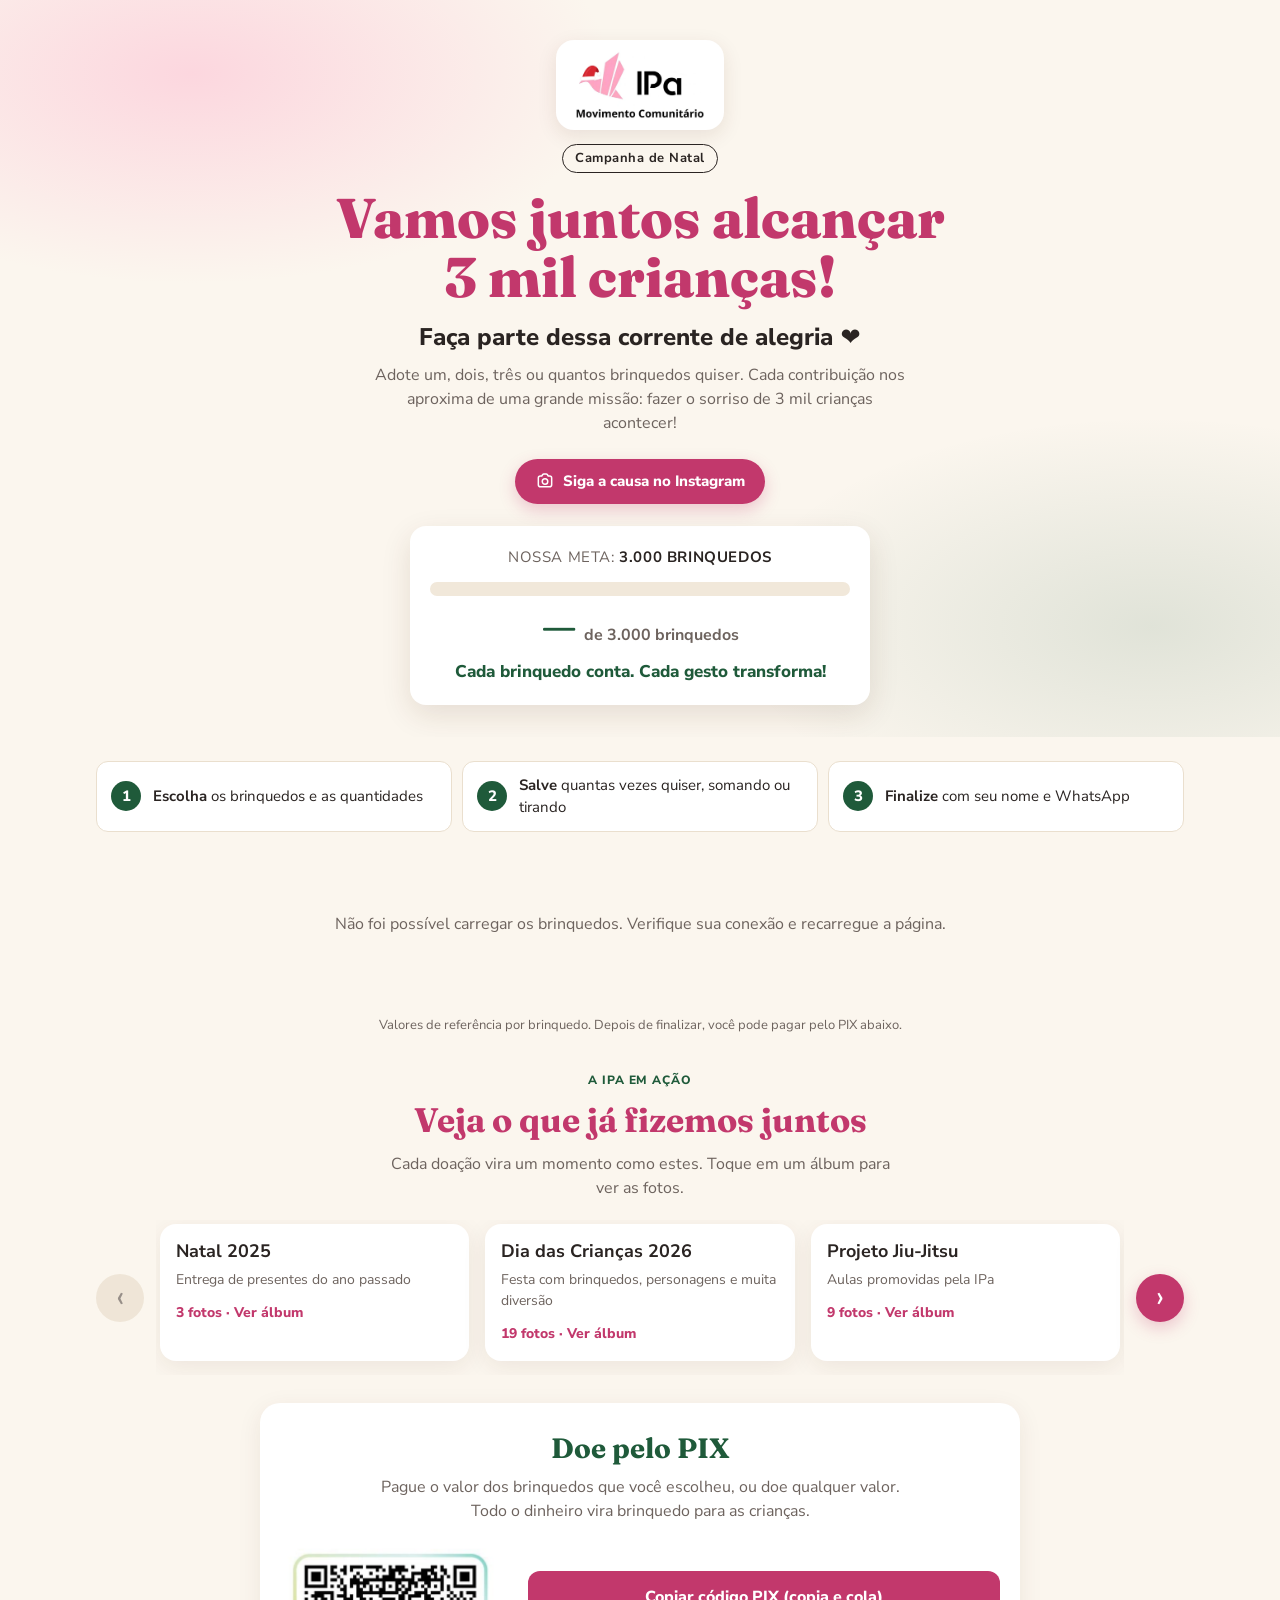
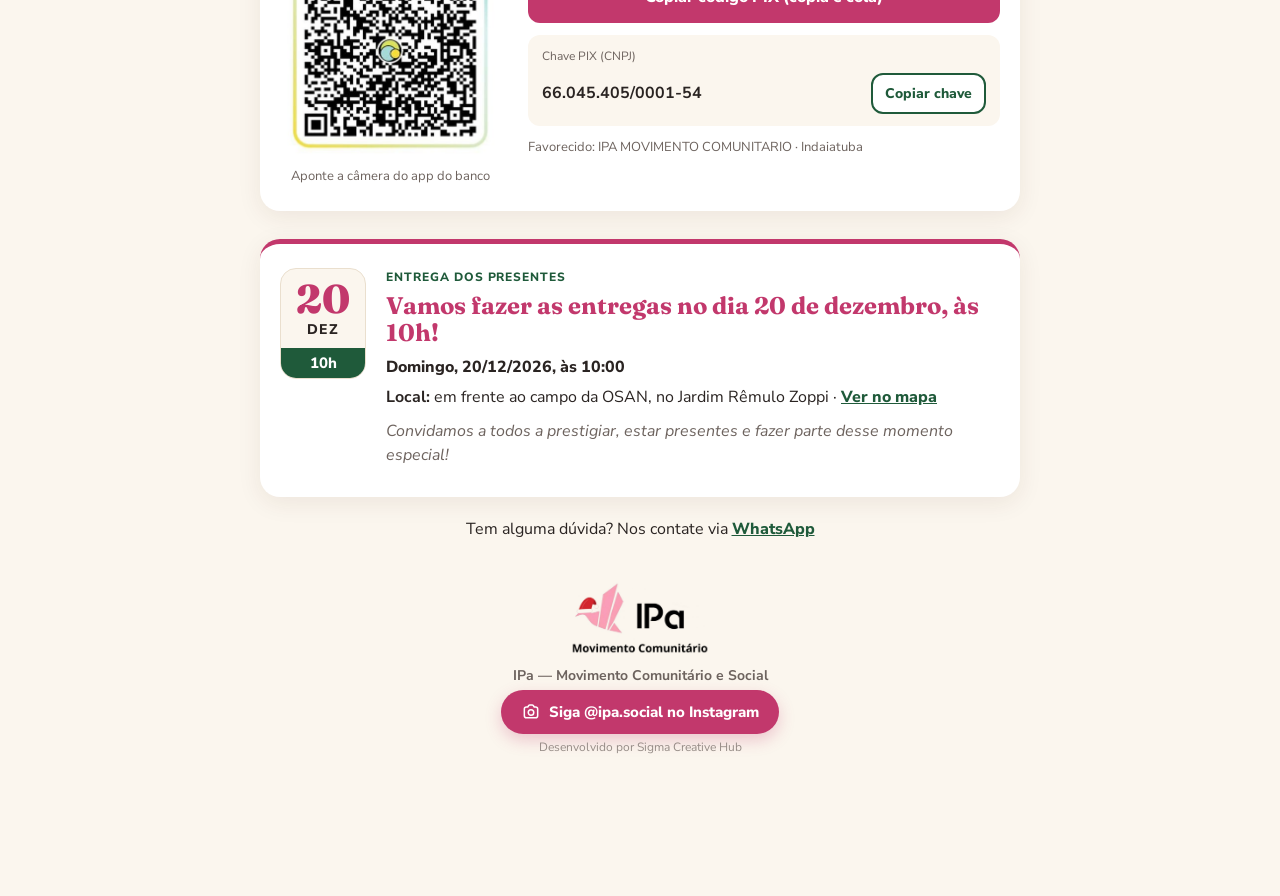
<file: campanhanatal2026/index.html>
<!doctype html>
<html lang="pt-BR">
<head>
  <meta charset="utf-8">
  <meta name="viewport" content="width=device-width, initial-scale=1, viewport-fit=cover">
  <title>Campanha de Natal IPa — Vamos juntos alcançar 3 mil crianças</title>
  <meta name="description" content="Campanha de Natal da IPa: escolha os brinquedos que você quer doar e ajude a levar alegria para 3 mil crianças.">
  <meta property="og:type" content="website">
  <meta property="og:site_name" content="IPa — Movimento Comunitário">
  <meta property="og:title" content="Campanha de Natal IPa — Vamos juntos alcançar 3 mil crianças!">
  <meta property="og:description" content="Escolha os brinquedos que você quer doar e faça parte dessa corrente de alegria.">
  <meta property="og:url" content="https://ipasocial.com.br/campanhanatal2026/">
  <meta property="og:image" content="https://ipasocial.com.br/campanhanatal2026/img/og-campanha.jpg">
  <meta property="og:image:type" content="image/jpeg">
  <meta property="og:image:width" content="1200">
  <meta property="og:image:height" content="630">
  <meta property="og:image:alt" content="Campanha de Natal IPa: vamos juntos alcançar 3 mil crianças">
  <meta property="og:locale" content="pt_BR">
  <meta name="twitter:card" content="summary_large_image">
  <meta name="theme-color" content="#fbf6ee">
  <link rel="preconnect" href="https://fonts.googleapis.com">
  <link rel="preconnect" href="https://fonts.gstatic.com" crossorigin>
  <link href="https://fonts.googleapis.com/css2?family=Fraunces:opsz,wght@9..144,600;9..144,800&family=Nunito+Sans:wght@400;600;700;800&display=swap" rel="stylesheet">
  <link rel="stylesheet" href="styles.css?v=15">
  <script src="https://challenges.cloudflare.com/turnstile/v0/api.js?render=explicit" defer></script>
  <script src="vendor-qrcode.js?v=15" defer></script>
  <script src="galeria-dados.js?v=15" defer></script>
  <script src="galeria.js?v=15" defer></script>
  <script src="app.js?v=15" defer></script>
</head>
<body>
  <a class="pular" href="#catalogo">Pular para os brinquedos</a>

  <header class="hero">
    <div class="hero__neve" aria-hidden="true"></div>
    <div class="hero__conteudo">
      <div class="logo-selo"><img src="img/logo-ipa.webp" alt="IPa — Movimento Comunitário" width="640" height="339"></div>
      <p class="selo">Campanha de Natal</p>
      <h1>Vamos juntos alcançar 3 mil crianças!</h1>
      <p class="hero__sub">Faça parte dessa corrente de <span class="nowrap">alegria <span aria-hidden="true">❤️</span></span></p>
      <p class="hero__texto">Adote um, dois, três ou quantos brinquedos quiser. Cada contribuição nos aproxima de uma grande missão: fazer o sorriso de 3 mil crianças acontecer!</p>

      <p class="insta insta--topo"><a class="botao-insta" href="https://www.instagram.com/ipa.social/" target="_blank" rel="noopener"><svg class="botao-insta__icone" viewBox="0 0 24 24" width="20" height="20" aria-hidden="true" focusable="false"><path d="M4 8.5A2.5 2.5 0 0 1 6.5 6h1.6l1.2-1.8c.3-.4.7-.7 1.2-.7h3c.5 0 .9.3 1.2.7L15.9 6h1.6A2.5 2.5 0 0 1 20 8.5v8a2.5 2.5 0 0 1-2.5 2.5h-11A2.5 2.5 0 0 1 4 16.5z" fill="none" stroke="currentColor" stroke-width="1.8" stroke-linejoin="round"/><circle cx="12" cy="12.5" r="3.3" fill="none" stroke="currentColor" stroke-width="1.8"/></svg>Siga a causa no Instagram</a></p>

      <section class="placar" aria-live="polite" aria-label="Brinquedos arrecadados até agora">
        <p class="placar__titulo">Nossa meta: <strong><span id="meta">3.000</span> brinquedos</strong></p>
        <div class="placar__barra" role="progressbar" aria-valuemin="0" id="barraMeta" aria-valuenow="0">
          <span id="barraPreench"></span>
        </div>
        <p class="placar__numeros"><span class="placar__total" id="totalGeral">—</span> <span class="placar__rotulo">de <span id="metaTexto">3.000</span> brinquedos <span id="metaPct"></span></span></p>
        <p class="placar__lema">Cada brinquedo conta. Cada gesto transforma!</p>
      </section>
    </div>
  </header>

  <main id="principal">
    <div class="aviso aviso--encerrada" id="avisoEncerrada" hidden>
      A campanha foi encerrada. Muito obrigado a todos que participaram!
    </div>

    <ol class="passos" aria-label="Como funciona">
      <li><span>1</span><div><strong>Escolha</strong> os brinquedos e as quantidades</div></li>
      <li><span>2</span><div><strong>Salve</strong> quantas vezes quiser, somando ou tirando</div></li>
      <li><span>3</span><div><strong>Finalize</strong> com seu nome e WhatsApp</div></li>
    </ol>

    <section id="catalogo" aria-label="Brinquedos para doação">
      <div class="grade" id="grade">
        <p class="carregando">Carregando brinquedos…</p>
      </div>
    </section>

    <p class="nota">Valores de referência por brinquedo. Depois de finalizar, você pode pagar pelo PIX abaixo.</p>

    <section class="galeria" id="galeria" aria-labelledby="galeriaTitulo" hidden>
      <p class="galeria__selo">A IPa em ação</p>
      <h2 id="galeriaTitulo">Veja o que já fizemos juntos</h2>
      <p class="galeria__texto">Cada doação vira um momento como estes. Toque em um álbum para ver as fotos.</p>
      <div class="galeria__carrossel">
        <button type="button" class="galeria__seta" id="galeriaAnt" aria-label="Álbuns anteriores" disabled>‹</button>
        <div class="galeria__albuns" id="galeriaAlbuns"></div>
        <button type="button" class="galeria__seta" id="galeriaProx" aria-label="Próximos álbuns">›</button>
      </div>
    </section>

    <section class="pix" id="pix" aria-labelledby="pixTitulo">
      <h2 id="pixTitulo">Doe pelo PIX</h2>
      <p class="pix__texto">Pague o valor dos brinquedos que você escolheu, ou doe qualquer valor. Todo o dinheiro vira brinquedo para as crianças.</p>
      <div class="pix__conteudo" data-pix></div>
    </section>

    <section class="evento" aria-labelledby="eventoTitulo">
      <div class="evento__data" aria-hidden="true">
        <span class="evento__dia">20</span>
        <span class="evento__mes">dez</span>
        <span class="evento__hora">10h</span>
      </div>
      <div class="evento__texto">
        <p class="evento__selo">Entrega dos presentes</p>
        <h2 id="eventoTitulo">Vamos fazer as entregas no dia 20 de dezembro, às 10h!</h2>
        <p class="evento__quando">Domingo, 20/12/2026, às 10:00</p>
        <p class="evento__local"><strong>Local:</strong> em frente ao campo da OSAN, no Jardim Rêmulo Zoppi
          · <a href="https://www.google.com/maps/search/?api=1&amp;query=Campo%20da%20OSAN%20Jardim%20R%C3%AAmulo%20Zoppi%20Indaiatuba" target="_blank" rel="noopener">Ver no mapa</a></p>
        <p class="evento__convite">Convidamos a todos a prestigiar, estar presentes e fazer parte desse momento especial!</p>
      </div>
    </section>

    <p class="duvidas">Tem alguma dúvida? Nos contate via <a href="https://wa.me/5519992252700?text=Ol%C3%A1!%20Tenho%20uma%20d%C3%BAvida%20sobre%20a%20Campanha%20de%20Natal%20da%20IPa." target="_blank" rel="noopener">WhatsApp</a></p>
  </main>

  <section class="obrigado" id="obrigado" hidden tabindex="-1" aria-labelledby="obrigadoTitulo">
    <div class="obrigado__cartao">
      <div class="obrigado__estrela" aria-hidden="true">★</div>
      <h2 id="obrigadoTitulo">Obrigado, <span id="obrigadoNome"></span>!</h2>
      <p>Sua doação foi registrada. Veja o resumo:</p>
      <table class="resumo">
        <thead><tr><th>Brinquedo</th><th>Qtd.</th><th>Valor</th></tr></thead>
        <tbody id="obrigadoItens"></tbody>
        <tfoot><tr><td>Total</td><td id="obrigadoQtd"></td><td id="obrigadoValor"></td></tr></tfoot>
      </table>
      <p class="obrigado__instrucoes" id="obrigadoInstrucoes"></p>
      <div class="pix pix--obrigado">
        <h3>Pague pelo PIX: <span id="obrigadoValorPix"></span></h3>
        <p class="pix__texto">Este código já vem com o valor da sua doação. É só copiar e colar no app do seu banco, na opção <strong>PIX Copia e Cola</strong>.</p>
        <div class="pix__valor">
          <figure class="pix__qr pix__qr--valor"><img id="qrValor" alt="QR Code PIX com o valor da sua doação" width="220" height="220"><figcaption>Ou escaneie com o app do banco</figcaption></figure>
          <div class="pix__acoes">
            <button type="button" class="botao botao--primario botao--largo" id="btnCopiarValor">Copiar código PIX</button>
            <a class="botao botao--secundario botao--largo botao--link" id="btnMeuWhats" href="#" target="_blank" rel="noopener">Mandar para meu WhatsApp</a>
            <p class="pix__favorecido">Favorecido: IPA MOVIMENTO COMUNITARIO · Indaiatuba</p>
          </div>
        </div>
        <p class="obrigado__comprovante"><a id="linkComprovante" href="https://wa.me/5519992252700" target="_blank" rel="noopener">Depois de pagar, envie o comprovante pelo WhatsApp</a></p>
      </div>
      <button type="button" class="botao botao--secundario" id="btnImprimir">Salvar ou imprimir resumo</button>
    </div>
  </section>

  <div class="barra" id="barra" hidden>
    <div class="barra__resumo">
      <strong id="barraQtd">0 brinquedos</strong>
      <span id="barraValor">R$ 0,00</span>
      <small id="barraStatus" aria-live="polite"></small>
    </div>
    <div class="barra__acoes">
      <button type="button" class="botao botao--secundario" id="btnSalvar" disabled>Salvar</button>
      <button type="button" class="botao botao--primario" id="btnFinalizar" disabled>Finalizar</button>
    </div>
  </div>

  <dialog class="modal" id="modal" aria-labelledby="modalTitulo">
    <form id="formFinalizar" novalidate>
      <button type="button" class="modal__fechar" id="btnFechar" aria-label="Fechar">×</button>
      <h2 id="modalTitulo">Finalizar doação</h2>
      <ul class="modal__itens" id="modalItens"></ul>
      <p class="modal__total" id="modalTotal"></p>

      <label>Seu nome
        <input name="nome" id="campoNome" autocomplete="name" maxlength="80" required>
      </label>
      <label>WhatsApp (com DDD)
        <input name="whatsapp" id="campoWhats" type="tel" inputmode="tel" autocomplete="tel" placeholder="(11) 99999-9999" maxlength="16" required>
      </label>
      <label>E-mail <span class="opcional">(opcional, para receber o resumo)</span>
        <input name="email" id="campoEmail" type="email" autocomplete="email" maxlength="120">
      </label>
      <label class="check">
        <input type="checkbox" id="campoAceite" required>
        <span>Autorizo a IPa a usar meu nome e contato apenas para combinar esta doação. Os dados serão apagados após a campanha.</span>
      </label>

      <p class="modal__alerta">Depois de finalizar, não é possível alterar a doação.</p>
      <div id="turnstileModal" class="turnstile"></div>
      <p class="modal__erro" id="modalErro" role="alert"></p>
      <button type="submit" class="botao botao--primario botao--largo" id="btnConfirmar">Confirmar doação</button>
    </form>
  </dialog>

  <dialog class="album" id="albumModal" aria-labelledby="albumTitulo">
    <div class="album__topo">
      <div><h2 id="albumTitulo"></h2><p id="albumInfo"></p></div>
      <button type="button" class="album__fechar" id="albumFechar" aria-label="Fechar álbum">×</button>
    </div>
    <div class="album__mosaico" id="albumMosaico"></div>
  </dialog>

  <dialog class="foto" id="fotoModal" aria-label="Foto ampliada">
    <button type="button" class="foto__fechar" id="fotoFechar" aria-label="Fechar foto">×</button>
    <button type="button" class="foto__nav foto__nav--ant" id="fotoAnt" aria-label="Foto anterior">‹</button>
    <figure class="foto__quadro"><img id="fotoImg" alt=""><figcaption id="fotoContador"></figcaption></figure>
    <button type="button" class="foto__nav foto__nav--prox" id="fotoProx" aria-label="Próxima foto">›</button>
  </dialog>

  <div class="toast" id="toast" role="status" aria-live="polite" hidden></div>
  <div class="verif" id="turnstileCaixa" aria-live="polite">
    <p>Só um instante: confirme que você é uma pessoa para salvar.</p>
    <div id="turnstile"></div>
  </div>

  <footer class="rodape">
    <img class="rodape__logo" src="img/logo-ipa.webp" alt="IPa — Movimento Comunitário" width="160" height="85" loading="lazy">
    <p><strong>IPa — Movimento Comunitário e Social</strong></p>
    <p class="insta insta--rodape"><a class="botao-insta" href="https://www.instagram.com/ipa.social/" target="_blank" rel="noopener"><svg class="botao-insta__icone" viewBox="0 0 24 24" width="20" height="20" aria-hidden="true" focusable="false"><path d="M4 8.5A2.5 2.5 0 0 1 6.5 6h1.6l1.2-1.8c.3-.4.7-.7 1.2-.7h3c.5 0 .9.3 1.2.7L15.9 6h1.6A2.5 2.5 0 0 1 20 8.5v8a2.5 2.5 0 0 1-2.5 2.5h-11A2.5 2.5 0 0 1 4 16.5z" fill="none" stroke="currentColor" stroke-width="1.8" stroke-linejoin="round"/><circle cx="12" cy="12.5" r="3.3" fill="none" stroke="currentColor" stroke-width="1.8"/></svg>Siga @ipa.social no Instagram</a></p>
    <p class="rodape__sigma">Desenvolvido por Sigma Creative Hub</p>
  </footer>
</body>
</html>
</file>
<file: campanhanatal2026/styles.css>
:root {
  --vermelho: #c2386c;        /* rosa-framboesa (destaques, botões, preços) */
  --vermelho-escuro: #9c2754;
  --rosa-ipa: #fea4c6;        /* rosa da logo */
  --verde: #1f5a3a;
  --verde-escuro: #143d27;
  --dourado: #e2b24a;
  --ouro-titulo: #c2386c;
  --creme: #fbf6ee;
  --papel: #ffffff;
  --tinta: #2a2422;
  --tinta-suave: #6d635e;
  --linha: #eadfce;
  --raio: 16px;
  --sombra: 0 6px 24px rgba(74, 38, 20, .08);
  --fonte-titulo: 'Fraunces', Georgia, serif;
  --fonte: 'Nunito Sans', system-ui, -apple-system, 'Segoe UI', Arial, sans-serif;
}

* { box-sizing: border-box; }
[hidden] { display: none !important; }
html { -webkit-text-size-adjust: 100%; }
body {
  margin: 0;
  font-family: var(--fonte);
  color: var(--tinta);
  background: var(--creme);
  line-height: 1.5;
  padding-bottom: 104px;
}
img { max-width: 100%; display: block; }
button, input { font: inherit; }

.pular { position: absolute; left: -999px; top: 8px; background: #fff; padding: 8px 12px; border-radius: 8px; z-index: 50; }
.pular:focus { left: 8px; }

/* ---------- topo ---------- */
.hero {
  position: relative;
  overflow: hidden;
  color: var(--tinta);
  background:
    radial-gradient(600px 300px at 15% 10%, rgba(254, 164, 198, .38), transparent 70%),
    radial-gradient(600px 300px at 90% 85%, rgba(31, 90, 58, .12), transparent 70%),
    var(--creme);
  padding: 40px 16px 32px;
  text-align: center;
}
.hero__neve {
  display: none;
  position: absolute; inset: 0; pointer-events: none; opacity: .35;
  background-image:
    radial-gradient(2px 2px at 20px 30px, #fff 50%, transparent 51%),
    radial-gradient(1.5px 1.5px at 90px 80px, #fff 50%, transparent 51%),
    radial-gradient(2.5px 2.5px at 160px 20px, #fff 50%, transparent 51%),
    radial-gradient(1.5px 1.5px at 230px 110px, #fff 50%, transparent 51%),
    radial-gradient(2px 2px at 300px 60px, #fff 50%, transparent 51%);
  background-size: 320px 140px;
}
.hero__conteudo { position: relative; max-width: 720px; margin: 0 auto; }
.selo {
  display: inline-block; margin: 0 0 12px; padding: 4px 12px;
  border: 1px solid currentColor; border-radius: 999px;
  font-size: 13px; font-weight: 700; letter-spacing: .04em;
}
.logo-selo {
  display: block; width: max-content; margin-left: auto; margin-right: auto; background: #fff; border-radius: 18px; padding: 10px 18px; margin-top: 0; margin-bottom: 14px;
  box-shadow: 0 6px 20px rgba(74, 38, 20, .10);
}
.logo-selo img { width: 132px; height: auto; }
.nowrap { white-space: nowrap; }
.hero h1 {
  font-family: var(--fonte-titulo); font-weight: 800; color: var(--ouro-titulo);
  font-size: clamp(32px, 8vw, 56px); line-height: 1.05; margin: 4px auto 12px; max-width: 680px;
  text-wrap: balance;
}
.hero__sub { font-size: clamp(19px, 4.6vw, 24px); font-weight: 800; margin: 0 0 8px; }
.hero__texto { margin: 0 auto 24px; max-width: 540px; font-size: 16px; color: var(--tinta-suave); }

.placar {
  background: var(--papel); color: var(--tinta);
  border-radius: var(--raio); padding: 20px; box-shadow: 0 10px 30px rgba(74, 38, 20, .12);
  max-width: 460px; margin: 0 auto; text-align: center;
}
.placar__titulo { margin: 0; font-size: 15px; text-transform: uppercase; letter-spacing: .04em; color: var(--tinta-suave); }
.placar__titulo strong { color: var(--tinta); }
.placar__barra { height: 14px; background: #f1e8da; border-radius: 999px; margin: 14px 0 10px; overflow: hidden; }
.placar__barra span {
  display: block; height: 100%; width: 0; border-radius: 999px;
  background: linear-gradient(90deg, var(--rosa-ipa), var(--vermelho));
  transition: width .8s ease;
}
.placar__numeros { margin: 0; display: flex; align-items: baseline; justify-content: center; gap: 8px; flex-wrap: wrap; }
.placar__total {
  font-family: var(--fonte-titulo); font-weight: 800; font-size: 40px; line-height: 1;
  color: var(--verde); font-variant-numeric: tabular-nums;
}
.placar__rotulo { font-weight: 700; color: var(--tinta-suave); }
.placar__lema { margin: 12px 0 0; font-weight: 800; color: var(--verde); font-size: 17px; }

/* ---------- conteúdo ---------- */
main { max-width: 1120px; margin: 0 auto; padding: 24px 16px 8px; }

.aviso { border-radius: 12px; padding: 14px 16px; margin-bottom: 16px; font-weight: 700; text-align: center; }
.aviso--encerrada { background: #fff3cd; color: #6a4b00; border: 1px solid #f0d78a; }

.passos {
  list-style: none; padding: 0; margin: 0 0 24px;
  display: grid; gap: 10px; grid-template-columns: 1fr;
}
.passos li {
  display: flex; gap: 12px; align-items: center;
  background: var(--papel); border: 1px solid var(--linha); border-radius: 12px; padding: 12px 14px; font-size: 15px;
}
.passos span {
  flex: 0 0 30px; height: 30px; border-radius: 50%;
  display: grid; place-items: center;
  background: var(--verde); color: #fff; font-weight: 800;
}
@media (min-width: 720px) { .passos { grid-template-columns: repeat(3, 1fr); } }

.grade { display: grid; gap: 14px; grid-template-columns: repeat(2, minmax(0, 1fr)); }
@media (min-width: 720px) { .grade { grid-template-columns: repeat(3, minmax(0, 1fr)); gap: 18px; } }
@media (min-width: 1000px) { .grade { grid-template-columns: repeat(4, minmax(0, 1fr)); } }
.carregando { grid-column: 1 / -1; text-align: center; color: var(--tinta-suave); padding: 40px 0; }

.cartao {
  background: var(--papel); border-radius: var(--raio); box-shadow: var(--sombra);
  border: 2px solid transparent; overflow: hidden;
  display: flex; flex-direction: column; transition: border-color .2s, transform .2s;
}
.cartao--escolhido { border-color: var(--verde); }
.cartao__foto { position: relative; aspect-ratio: 1; background: #fff; }
.cartao__foto img { width: 100%; height: 100%; object-fit: contain; padding: 6px; }
.cartao__selo {
  position: absolute; top: 8px; left: 8px;
  background: var(--verde); color: #fff; font-size: 12px; font-weight: 800;
  padding: 3px 9px; border-radius: 999px;
}
.cartao__corpo { padding: 12px; display: flex; flex-direction: column; gap: 4px; flex: 1; }
.cartao__nome { font-weight: 800; font-size: 15px; line-height: 1.25; margin: 0; }
.cartao__desc { font-size: 13px; color: var(--tinta-suave); margin: 0; }
.cartao__preco { font-family: var(--fonte-titulo); font-weight: 800; font-size: 22px; color: var(--vermelho); margin: 6px 0 0; }
.cartao__prometidos { font-size: 12px; color: var(--tinta-suave); margin: 0 0 10px; }
.cartao__prometidos strong { color: var(--verde); }

.contador { margin-top: auto; display: grid; grid-template-columns: 40px 1fr 40px; gap: 6px; align-items: center; }
.contador button {
  height: 40px; border-radius: 10px; border: 1.5px solid var(--linha); background: #fff;
  font-size: 22px; font-weight: 800; color: var(--verde); cursor: pointer; line-height: 1;
}
.contador button:hover:not(:disabled) { border-color: var(--verde); }
.contador button:disabled { opacity: .35; cursor: not-allowed; }
.contador input {
  height: 40px; width: 100%; text-align: center; border-radius: 10px;
  border: 1.5px solid var(--linha); font-weight: 800; font-size: 17px; -moz-appearance: textfield;
}
.contador input::-webkit-outer-spin-button, .contador input::-webkit-inner-spin-button { -webkit-appearance: none; margin: 0; }
.contador input:focus, .contador button:focus-visible { outline: 3px solid rgba(31, 90, 58, .3); outline-offset: 1px; border-color: var(--verde); }

.nota { font-size: 13px; color: var(--tinta-suave); text-align: center; margin: 24px auto 8px; max-width: 560px; }

/* ---------- PIX ---------- */
.pix {
  background: var(--papel); border-radius: 20px; box-shadow: var(--sombra);
  padding: 24px 20px; margin: 28px auto 8px; max-width: 760px; text-align: center;
}
.pix h2, .pix h3 { font-family: var(--fonte-titulo); color: var(--verde); margin: 0 0 6px; }
.pix h2 { font-size: 28px; }
.pix h3 { font-size: 21px; }
.pix__texto { margin: 0 auto 18px; max-width: 520px; color: var(--tinta-suave); }
.pix__conteudo { display: grid; gap: 18px; align-items: center; grid-template-columns: minmax(0, 1fr); }
.pix__conteudo > * { min-width: 0; }
.pix__qr { margin: 0; display: none; }
.pix__qr img { width: 220px; height: 220px; margin: 0 auto; border-radius: 12px; }
.pix__qr figcaption { font-size: 13px; color: var(--tinta-suave); margin-top: 6px; }
.pix__acoes { display: flex; flex-direction: column; gap: 12px; text-align: left; }
.pix__chave {
  display: flex; flex-wrap: wrap; align-items: center; justify-content: space-between; gap: 8px 12px;
  background: var(--creme); border-radius: 12px; padding: 12px 14px;
}
.pix__chave span { font-size: 12px; color: var(--tinta-suave); width: 100%; }
.pix__chave strong { font-size: 16px; white-space: nowrap; }
.pix__chave .botao { padding: 8px 12px; font-size: 14px; white-space: nowrap; }
.pix__favorecido { margin: 0; font-size: 13px; color: var(--tinta-suave); }
@media (min-width: 720px) {
  .pix__conteudo { grid-template-columns: auto minmax(0, 1fr); gap: 28px; }
  .pix--obrigado .pix__conteudo { grid-template-columns: minmax(0, 1fr); }
  .pix__qr { display: block; }
}
.pix__valor { display: grid; gap: 16px; grid-template-columns: minmax(0, 1fr); align-items: center; }
.pix__qr--valor { display: none; }
.botao--link { display: block; text-align: center; text-decoration: none; }
@media (min-width: 720px) { .pix__valor { grid-template-columns: auto minmax(0, 1fr); gap: 24px; } .pix__qr--valor { display: block; } }
.pix--obrigado { box-shadow: none; border: 1.5px solid var(--linha); margin-top: 16px; padding: 18px 16px; }
.obrigado__comprovante { margin: 14px 0 0; }
.obrigado__comprovante a, .duvidas a, .rodape a { color: var(--verde); font-weight: 800; }

.evento {
  display: flex; gap: 20px; align-items: flex-start;
  background: var(--papel); border-radius: 20px; box-shadow: var(--sombra);
  border-top: 5px solid var(--vermelho);
  padding: 24px 20px; margin: 28px auto 8px; max-width: 760px;
}
.evento__data {
  flex: 0 0 auto; width: 86px; text-align: center; border-radius: 16px; overflow: hidden;
  background: var(--creme); border: 1.5px solid var(--linha);
}
.evento__dia { display: block; font-family: var(--fonte-titulo); font-weight: 800; font-size: 40px; line-height: 1; color: var(--vermelho); padding-top: 10px; }
.evento__mes { display: block; font-weight: 800; text-transform: uppercase; letter-spacing: .08em; font-size: 14px; }
.evento__hora { display: block; margin-top: 8px; background: var(--verde); color: #fff; font-weight: 800; font-size: 15px; padding: 4px 0; }
.evento__texto { min-width: 0; }
.evento__selo { margin: 0; font-size: 12px; font-weight: 800; letter-spacing: .08em; text-transform: uppercase; color: var(--verde); }
.evento h2 { font-family: var(--fonte-titulo); color: var(--vermelho); font-size: 24px; line-height: 1.15; margin: 6px 0 8px; }
.evento p { margin: 0 0 6px; }
.evento__quando { font-weight: 800; }
.evento__local a { color: var(--verde); font-weight: 800; white-space: nowrap; }
.evento__convite { color: var(--tinta-suave); font-style: italic; margin-top: 10px !important; }
@media (max-width: 480px) {
  .evento { flex-direction: column; align-items: center; text-align: center; }
}

.insta { margin: 0 0 22px; }
.insta--rodape { margin: 14px 0 12px; }
.botao-insta {
  display: inline-flex; align-items: center; gap: 8px; padding: 11px 20px; border-radius: 999px; font-weight: 800; font-size: 15px;
  text-decoration: none; color: #fff; background: var(--vermelho); box-shadow: 0 6px 16px rgba(194, 56, 108, .25);
  transition: background .2s, transform .2s;
}
.rodape a.botao-insta, .rodape a.botao-insta:hover { color: #fff; }
.botao-insta:hover { background: var(--vermelho-escuro); transform: translateY(-1px); }
.botao-insta__icone { flex-shrink: 0; }
.botao-insta:focus-visible { outline: 3px solid rgba(194, 56, 108, .35); outline-offset: 2px; }

.duvidas { text-align: center; font-size: 16px; margin: 20px 0 8px; }

/* ---------- barra inferior ---------- */
.barra {
  position: fixed; left: 0; right: 0; bottom: 0; z-index: 20;
  background: var(--papel); border-top: 1px solid var(--linha);
  box-shadow: 0 -8px 24px rgba(74, 38, 20, .1);
  padding: 12px 16px calc(12px + env(safe-area-inset-bottom));
  display: flex; gap: 12px; align-items: center; justify-content: space-between;
}
.barra__resumo { display: flex; flex-direction: column; min-width: 0; line-height: 1.25; }
.barra__resumo strong { font-size: 16px; }
.barra__resumo span { color: var(--vermelho); font-weight: 800; }
.barra__resumo small { color: var(--tinta-suave); font-size: 12px; white-space: nowrap; overflow: hidden; text-overflow: ellipsis; }
.barra__acoes { display: flex; gap: 8px; flex-shrink: 0; }
@media (min-width: 720px) {
  .barra { left: 50%; right: auto; transform: translateX(-50%); bottom: 16px; width: min(720px, calc(100% - 32px)); border-radius: 18px; border: 1px solid var(--linha); }
}

.botao {
  border: 0; border-radius: 12px; padding: 12px 18px; font-weight: 800; font-size: 15px;
  cursor: pointer; transition: background .2s, opacity .2s;
}
.botao:disabled { opacity: .45; cursor: not-allowed; }
.botao--primario { background: var(--vermelho); color: #fff; }
.botao--primario:hover:not(:disabled) { background: var(--vermelho-escuro); }
.botao--secundario { background: #fff; color: var(--verde); border: 2px solid var(--verde); padding: 10px 16px; }
.botao--secundario:hover:not(:disabled) { background: #eef6f0; }
.botao--largo { width: 100%; padding: 14px; font-size: 16px; }

/* ---------- modal ---------- */
.modal {
  border: 0; border-radius: 20px; padding: 0; width: min(480px, calc(100% - 24px));
  max-height: calc(100dvh - 24px); overflow: auto; box-shadow: 0 20px 60px rgba(0,0,0,.3);
}
.modal::backdrop { background: rgba(30, 15, 10, .55); }
.modal form { padding: 24px 20px 20px; position: relative; display: flex; flex-direction: column; gap: 12px; }
.modal h2 { font-family: var(--fonte-titulo); color: var(--vermelho); margin: 0; font-size: 26px; }
.modal__fechar { position: absolute; top: 10px; right: 12px; border: 0; background: none; font-size: 30px; line-height: 1; cursor: pointer; color: var(--tinta-suave); padding: 4px 8px; }
.modal__itens { list-style: none; margin: 0; padding: 10px 12px; background: var(--creme); border-radius: 12px; font-size: 14px; max-height: 180px; overflow: auto; }
.modal__itens li { display: flex; justify-content: space-between; gap: 8px; padding: 3px 0; }
.modal__total { margin: 0; font-weight: 800; text-align: right; }
.modal label { display: flex; flex-direction: column; gap: 4px; font-weight: 700; font-size: 14px; }
.modal input[type=text], .modal input:not([type]), .modal input[type=tel], .modal input[type=email] {
  border: 1.5px solid var(--linha); border-radius: 10px; padding: 11px 12px; font-size: 16px; font-weight: 400;
}
.modal input:focus { outline: 3px solid rgba(31, 90, 58, .25); border-color: var(--verde); }
.opcional { font-weight: 400; color: var(--tinta-suave); }
.check { flex-direction: row !important; align-items: flex-start; gap: 10px !important; font-weight: 400 !important; font-size: 13px !important; color: var(--tinta-suave); }
.check input { margin-top: 3px; width: 18px; height: 18px; accent-color: var(--verde); flex-shrink: 0; }
.modal__alerta { margin: 0; font-size: 13px; font-weight: 700; color: var(--vermelho-escuro); }
.modal__erro { margin: 0; color: var(--vermelho); font-weight: 700; font-size: 14px; min-height: 0; }
.modal__erro:empty { display: none; }

/* ---------- obrigado ---------- */
.obrigado { padding: 32px 16px; }
.obrigado__cartao {
  max-width: 560px; margin: 0 auto; background: var(--papel); border-radius: 20px; box-shadow: var(--sombra);
  padding: 32px 20px; text-align: center;
}
.obrigado__estrela { font-size: 44px; color: var(--dourado); line-height: 1; }
.obrigado h2 { font-family: var(--fonte-titulo); color: var(--vermelho); font-size: 30px; margin: 8px 0; }
.resumo { width: 100%; border-collapse: collapse; margin: 16px 0; text-align: left; font-size: 14px; }
.resumo th { background: var(--creme); padding: 8px; font-size: 13px; }
.resumo td { padding: 8px; border-bottom: 1px solid var(--linha); }
.resumo th:nth-child(2), .resumo td:nth-child(2) { text-align: center; }
.resumo th:nth-child(3), .resumo td:nth-child(3) { text-align: right; white-space: nowrap; }
.resumo tfoot td { font-weight: 800; border-bottom: 0; }
.obrigado__instrucoes { background: #eef6f0; color: var(--verde-escuro); border-radius: 12px; padding: 14px; text-align: left; }

/* ---------- avisos ---------- */
.toast {
  position: fixed; left: 50%; bottom: 100px; transform: translateX(-50%); z-index: 40;
  background: var(--tinta); color: #fff; padding: 12px 18px; border-radius: 12px; font-weight: 700; font-size: 14px;
  max-width: calc(100% - 32px); box-shadow: 0 8px 24px rgba(0,0,0,.25);
}
.toast--erro { background: var(--vermelho); }
.turnstile { display: flex; justify-content: center; }
.verif {
  position: fixed; left: 50%; transform: translateX(-50%); bottom: 96px; z-index: 30;
  background: var(--papel); border-radius: 16px; padding: 14px 14px 10px; box-shadow: 0 12px 40px rgba(0,0,0,.25);
  width: min(340px, calc(100% - 24px)); text-align: center;
  visibility: hidden; opacity: 0; pointer-events: none; transition: opacity .2s;
}
.verif--aberta { visibility: visible; opacity: 1; pointer-events: auto; }
.verif p { margin: 0 0 10px; font-weight: 700; font-size: 14px; }
@media (min-width: 720px) { .verif { bottom: 110px; } }

.rodape { text-align: center; padding: 24px 16px 32px; color: var(--tinta-suave); font-size: 14px; }
.rodape p { margin: 4px 0; }
.rodape__logo { width: 140px; height: auto; margin: 0 auto 10px; mix-blend-mode: multiply; }
.rodape__sigma { font-size: 12px; opacity: .7; }

@media (prefers-reduced-motion: reduce) { * { transition: none !important; } }

@media print {
  .hero, main, .barra, .rodape, .toast, .turnstile, .verif, #btnImprimir, .obrigado__comprovante, .insta { display: none !important; }
  body { background: #fff; padding: 0; }
  .obrigado__cartao { box-shadow: none; }
}

/* ---------- galeria "A IPa em ação" ---------- */
.galeria { margin: 36px auto 8px; max-width: 1120px; text-align: center; }
.galeria__selo { margin: 0; font-size: 12px; font-weight: 800; letter-spacing: .08em; text-transform: uppercase; color: var(--verde); }
.galeria h2 { font-family: var(--fonte-titulo); color: var(--vermelho); font-size: clamp(26px, 6vw, 34px); margin: 6px 0 6px; }
.galeria__texto { margin: 0 auto 20px; max-width: 520px; color: var(--tinta-suave); }
.galeria__carrossel { display: grid; grid-template-columns: 40px minmax(0, 1fr) 40px; gap: 8px; align-items: center; }
@media (min-width: 720px) { .galeria__carrossel { grid-template-columns: 48px minmax(0, 1fr) 48px; gap: 12px; } }
.galeria__albuns {
  display: flex; gap: 16px; text-align: left;
  overflow-x: auto; scroll-snap-type: x mandatory;
  scrollbar-width: none; padding: 4px 4px 14px; scroll-padding-inline: 4px;
}
.galeria__albuns::-webkit-scrollbar { display: none; }
.galeria__album { flex: 0 0 100%; }
@media (min-width: 720px) { .galeria__album { flex: 0 0 calc((100% - 32px) / 3); } }
.galeria__seta {
  width: 40px; height: 40px; border-radius: 50%; border: 0; cursor: pointer;
  background: var(--vermelho); color: #fff; font-size: 28px; line-height: 1; padding-bottom: 3px;
  box-shadow: 0 6px 16px rgba(194, 56, 108, .25); transition: background .2s, opacity .2s;
}
@media (min-width: 720px) { .galeria__seta { width: 48px; height: 48px; font-size: 32px; } }
.galeria__seta:hover:not(:disabled) { background: var(--vermelho-escuro); }
.galeria__seta:focus-visible { outline: 3px solid rgba(194, 56, 108, .4); outline-offset: 2px; }
.galeria__seta:disabled { background: var(--linha); color: var(--tinta-suave); box-shadow: none; cursor: default; opacity: .7; }
.galeria__albuns--animando { scroll-snap-type: none; }
.galeria__album {
  flex-shrink: 0;
  display: flex; flex-direction: column; justify-content: flex-start;
  scroll-snap-align: start; border: 0; padding: 0; cursor: pointer; text-align: left; font: inherit; color: inherit;
  background: var(--papel); border-radius: var(--raio); box-shadow: var(--sombra); overflow: hidden;
  transition: transform .25s, box-shadow .25s;
}
.galeria__album:hover { transform: translateY(-3px); box-shadow: 0 12px 30px rgba(74, 38, 20, .14); }
.galeria__album:focus-visible { outline: 3px solid rgba(194, 56, 108, .4); outline-offset: 3px; }
.galeria__capa { position: relative; aspect-ratio: 4 / 3; background: var(--linha); overflow: hidden; }
.galeria__capa img {
  position: absolute; inset: 0; width: 100%; height: 100%; object-fit: cover;
  opacity: 0; transform: scale(1.06); transition: opacity 1.2s ease, transform 6s ease;
}
.galeria__capa img.ativa { opacity: 1; transform: scale(1); }
.galeria__info { padding: 14px 16px 16px; }
.galeria__info h3 { margin: 0 0 4px; font-size: 18px; }
.galeria__info p { margin: 0 0 10px; font-size: 14px; color: var(--tinta-suave); }
.galeria__qtd { font-size: 14px; font-weight: 800; color: var(--vermelho); }

body.sem-rolagem { overflow: hidden; }
.album {
  border: 0; padding: 0; width: min(1100px, 100%); height: min(92dvh, 100%); max-width: 100%; max-height: 100dvh;
  border-radius: 20px; background: var(--creme); box-shadow: 0 20px 60px rgba(0,0,0,.35);
  display: none; flex-direction: column;
}
.album[open] { display: flex; }
.album::backdrop { background: rgba(30, 15, 10, .7); }
@media (max-width: 719px) { .album { height: 100dvh; border-radius: 0; } }
.album__topo {
  display: flex; justify-content: space-between; align-items: flex-start; gap: 12px;
  padding: 16px 18px 12px; border-bottom: 1px solid var(--linha); background: var(--papel);
}
.album__topo h2 { font-family: var(--fonte-titulo); color: var(--vermelho); margin: 0; font-size: 24px; }
.album__topo p { margin: 2px 0 0; color: var(--tinta-suave); font-size: 14px; }
.album__fechar, .foto__fechar {
  flex-shrink: 0; width: 44px; height: 44px; border-radius: 50%; border: 0; cursor: pointer;
  font-size: 30px; line-height: 1; background: var(--creme); color: var(--tinta);
}
.album__mosaico { flex: 1; min-height: 0; overflow-y: auto; padding: 14px; }
.album__grade { columns: 2; column-gap: 10px; }
@media (min-width: 720px) { .album__mosaico { padding: 18px; } .album__grade { columns: 4; column-gap: 12px; } }
.album__foto {
  display: block; width: 100%; margin: 0 0 10px; padding: 0; border: 0; cursor: zoom-in;
  border-radius: 12px; overflow: hidden; background: var(--linha); break-inside: avoid;
}
.album__foto img { width: 100%; height: auto; display: block; transition: transform .3s; }
.album__foto:hover img { transform: scale(1.04); }
.album__foto:focus-visible { outline: 3px solid var(--vermelho); outline-offset: 2px; }

.foto {
  border: 0; padding: 0; width: 100vw; height: 100dvh; max-width: 100vw; max-height: 100dvh;
  background: rgba(15, 8, 6, .94); display: none; align-items: center; justify-content: center;
}
.foto[open] { display: flex; }
.foto::backdrop { background: rgba(15, 8, 6, .6); }
.foto__quadro { margin: 0; text-align: center; max-width: 100%; }
.foto__quadro img { max-width: 100vw; max-height: calc(100dvh - 90px); object-fit: contain; display: block; margin: 0 auto; }
.foto__quadro figcaption { color: #fff; opacity: .8; font-weight: 700; font-size: 14px; margin-top: 10px; }
.foto__fechar { position: absolute; top: 14px; right: 14px; z-index: 2; background: rgba(255,255,255,.92); }
.foto__nav {
  position: absolute; top: 50%; transform: translateY(-50%); z-index: 2;
  width: 48px; height: 48px; border-radius: 50%; border: 0; cursor: pointer;
  background: rgba(255,255,255,.88); color: var(--tinta); font-size: 32px; line-height: 1;
}
.foto__nav--ant { left: 12px; }
.foto__nav--prox { right: 12px; }
@media (max-width: 719px) { .foto__nav { top: auto; bottom: 18px; transform: none; } }
@media print { .galeria { display: none !important; } }
</file>
